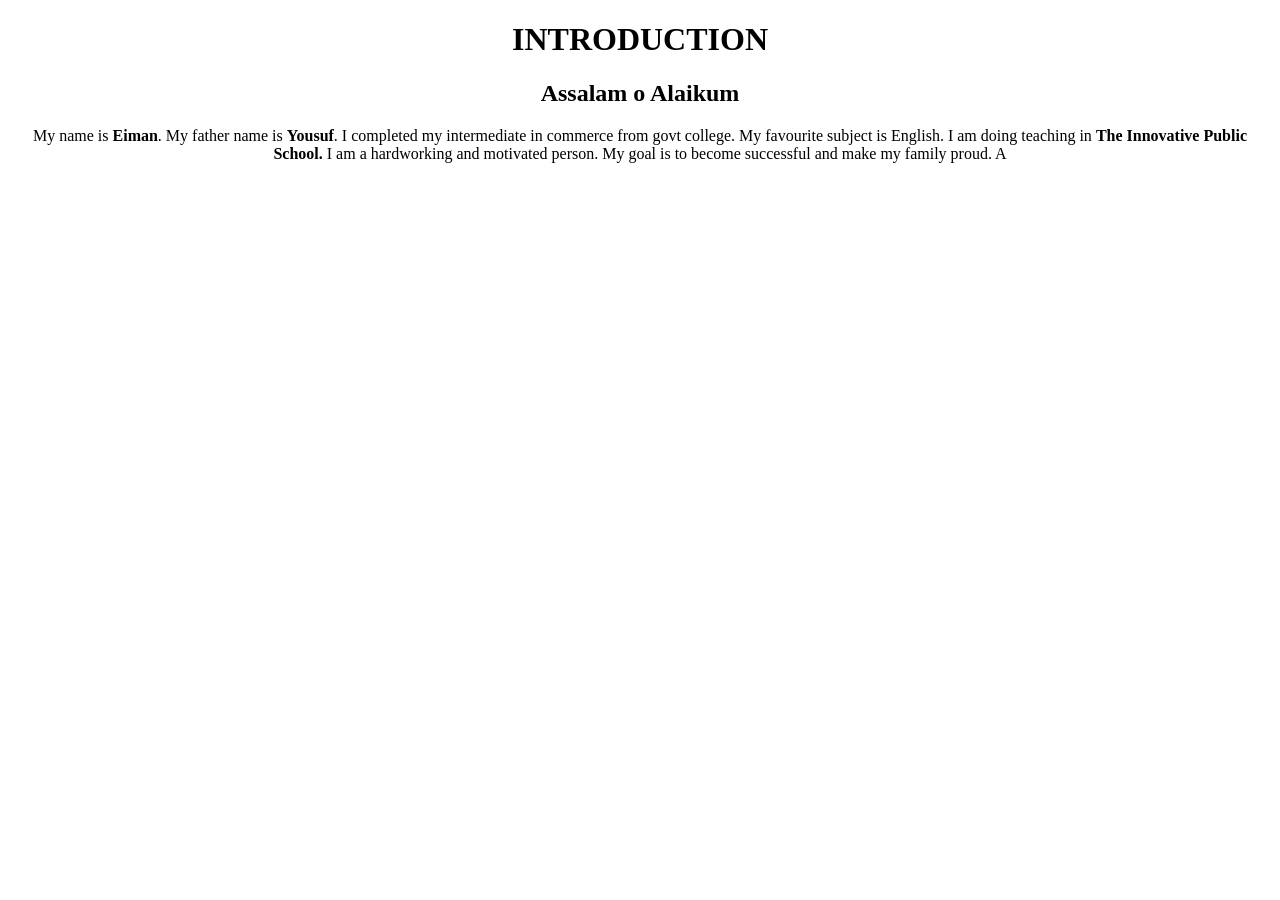
<file: index.html>
<!DOCTYPE html>
<html lang="en">
<head>
    <meta charset="UTF-8">
    <meta name="viewport" content="width=CE, initial-scale=1.0">
    <title>Document</title>
</head>
<body>
   <CENter><H1>INTRODUCTION</H1>
    <h2>Assalam o Alaikum</h2>
<P>My name is <b>Eiman</b>. My father name is <b>Yousuf</b>. I completed my intermediate in commerce from govt college. My favourite subject is English. I am doing teaching in <strong>The Innovative Public School.</strong> I am a hardworking and motivated person. My goal is to become successful and make my family proud. 

A</P>






</CENter> 
</body>
</html>
</file>
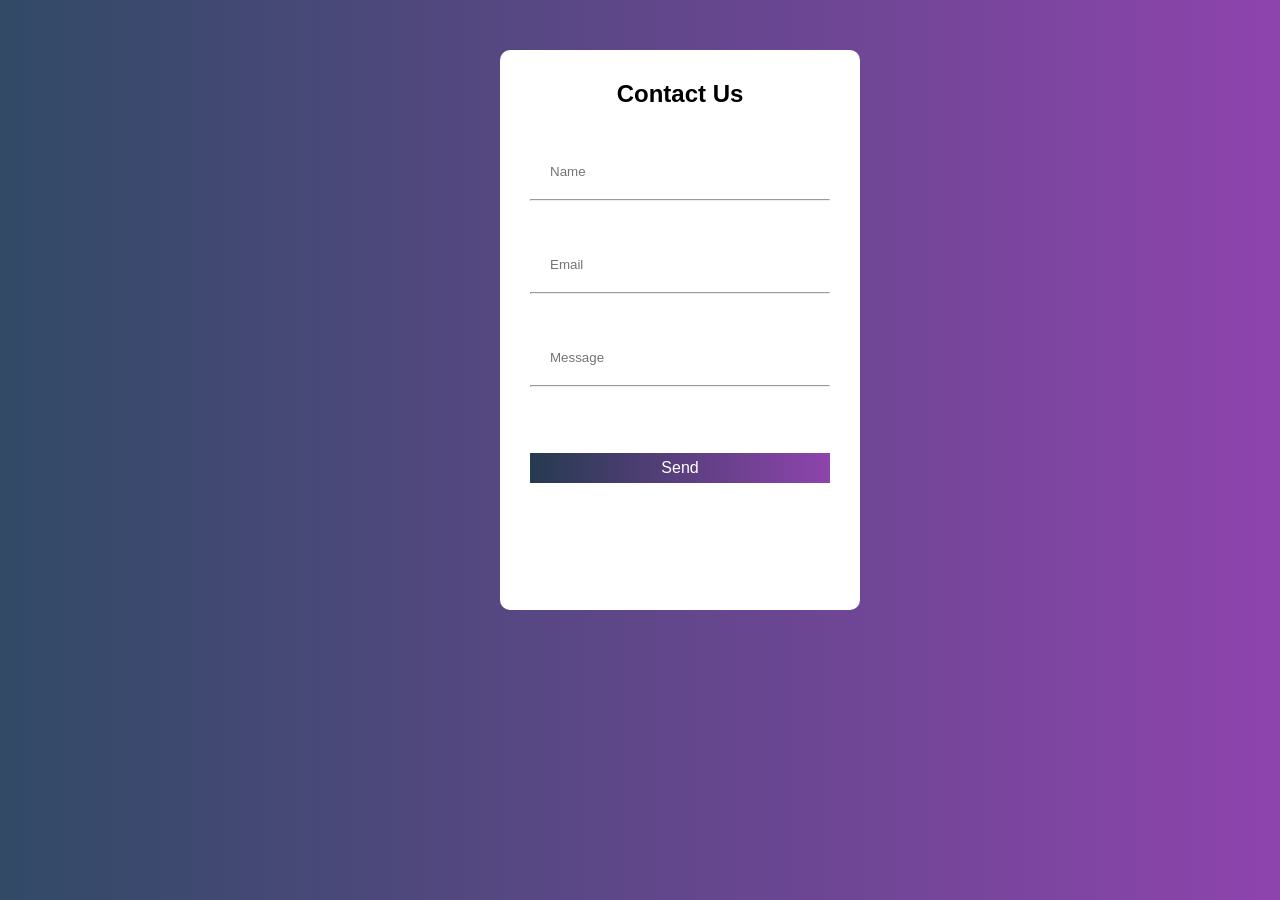
<file: Contact.html>
<!DOCTYPE html>
<html lang="en">
<head>
    <meta charset="UTF-8">
    <meta name="viewport" content="width=
, initial-scale=1.0">
    <title>Document</title>
    <style>
        *{
            margin: 0%;
            padding: 0%;
            
        }
body{
    font-family: Arial, Helvetica, sans-serif;
    margin-left: 500px;
    margin-top: 50px;
    background:linear-gradient(90deg,#314a66,#8E44AD);
    align-items: center;
    justify-content: center;
}
body h2 {
    font-size: x-large;
}
.box{
    width: 300px;
    height: 500px;
    background-color: white;
    border-radius: 10px;
    padding: 30px;

}
.box input{
    width: 260px;
    margin: 10px;
    padding: 10px;
    border: none;
     border-bottom: black;
  outline: none;
background: transparent;

}
.box button{
     background:linear-gradient(90deg,#263a50,#8E44AD);
    color: white;
    font-size: medium;
    font-family: Arial, Helvetica, sans-serif;
 border: none;
    width: 300px; 
    height: 30px;
    margin-top: 30px;

}



    </style>
</head>
<body>
     <div class="box">
        <center>
            <h2>
                Contact Us
            </h2>
        </center>
        <br><br>
          <input type="text"placeholder="Name">
   <hr>
   <br><br>
           <input type="text"placeholder="Email">
           <hr>
           <br><br>
           <input type="text"placeholder="Message">
<hr>  
           <br><br>
       
          <button>Send</button>

     </div> 

</body>
</html>
</file>
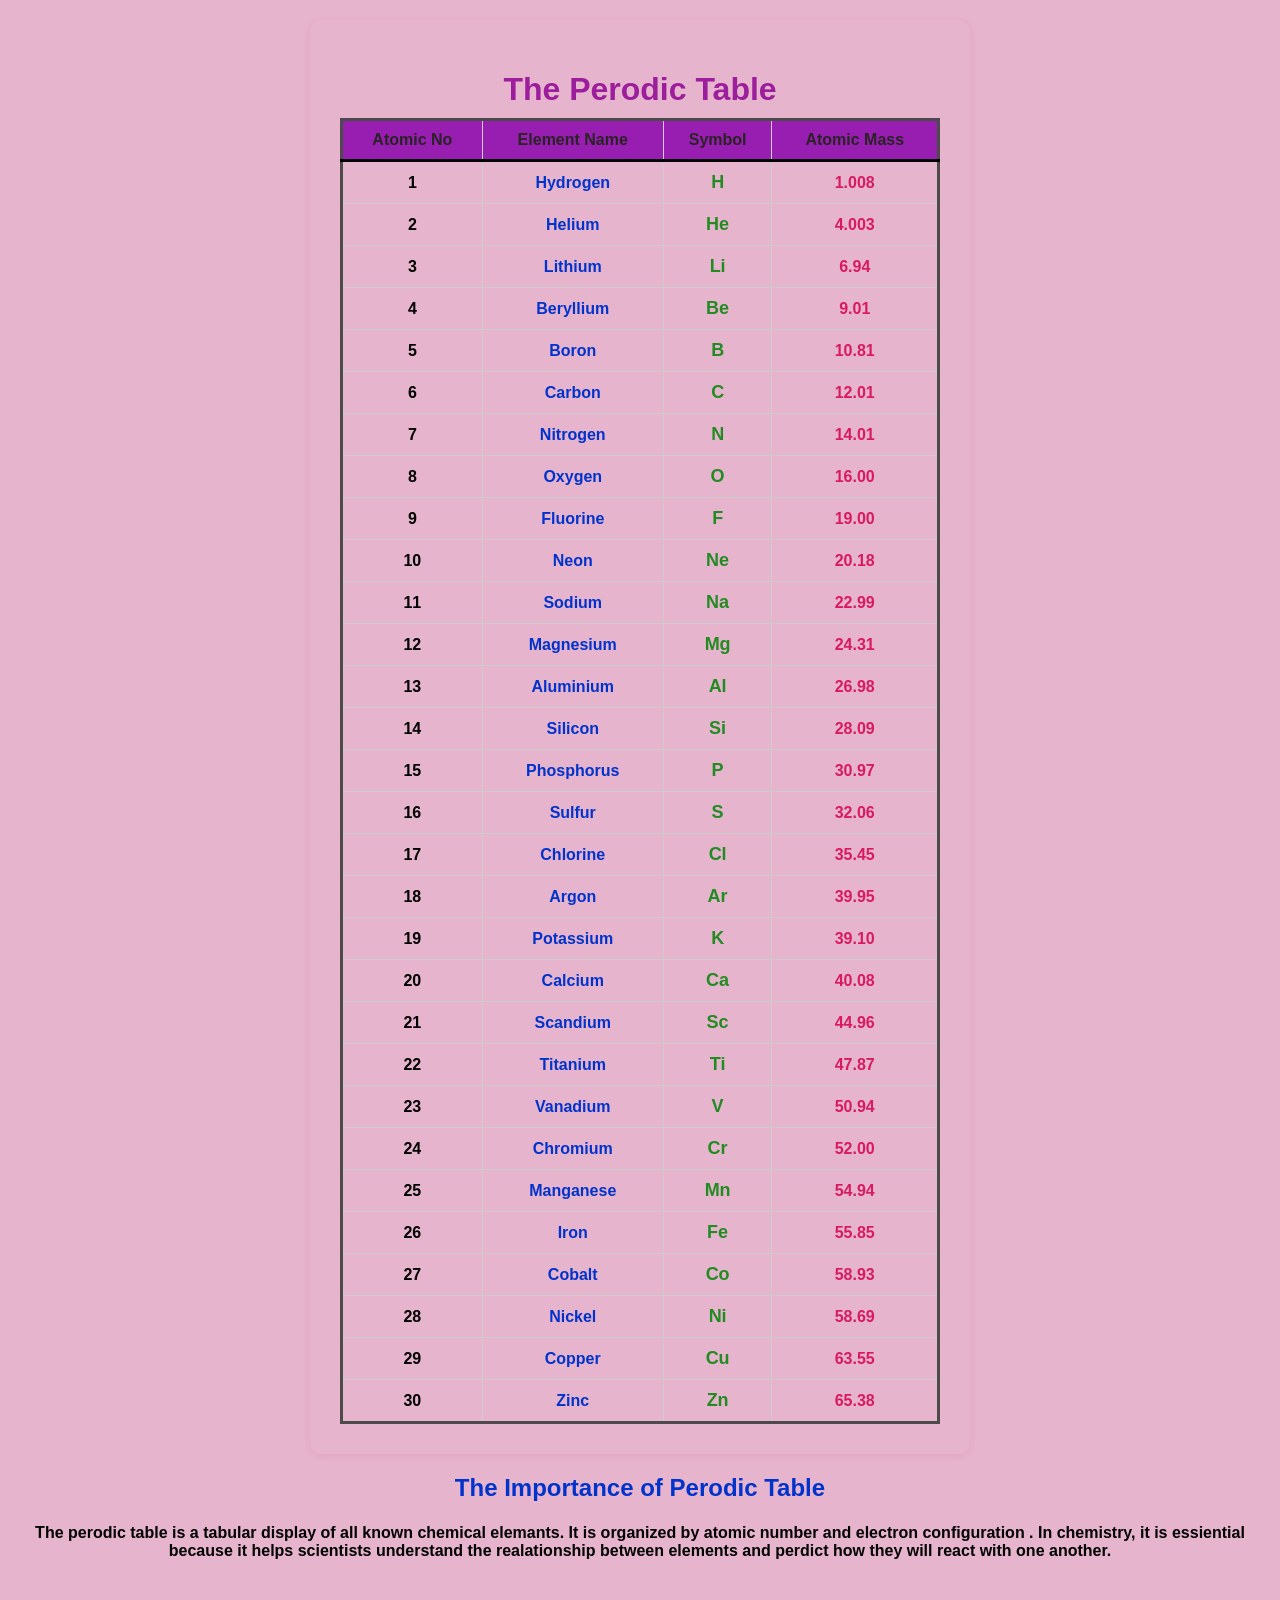
<file: Elemant.html>
<!DOCTYPE html>
<html lang="en">
<head>
    <meta charset="UTF-8">
    <meta name="viewport" content="width=device-width, initial-scale=1.0">
    <title> Elements</title>
    <style>
        body {
            font-family: Helvetica, Arial, sans-serif;
            background: #e7b4ce;
            padding: 20px;
            margin: 0;
        }
       .container {
            max-width: 600px;
            margin: 0 ;
            padding: 30px;
            border-radius: 12px;
            box-shadow: 0 2px 8px rgba(173, 41, 41, 0.1);
        }
        h1 {
            text-align: center;
            color: #9c1e9c;
            margin-bottom: 10px;
        }
       .subtitle {
            text-align: center;
            color: #534c4a;
            margin-bottom: 30px;
        }
        
        table {
            border-collapse: collapse;
            width: 100%;
            border: 3px solid rgb(77, 74, 74);
            min-width: 500px;
        }
        th, td {
            border: 1px solid #ccc;
            padding: 10px;
            text-align: center;
            font-size: 16px;
        }
        th {
            border-bottom: 3px solid black;
            font-weight: bold;
            background: #981db1;
            color: rgb(41, 36, 36);
        }

        /* Colors */
       .atomic-no { color: black; font-weight: bold; }
       .name { color: #0033cc; font-weight: bold; }
       .symbol { color: #228b22; font-weight: bold; font-size: 18px; }
       .mass { color: #d81b60; font-weight: bold; }
h2{
    color: #0033cc;
}
    </style>
</head>
<body>
<center>
    <div class="container">
    <h1>The Perodic Table</h1>
    <div class="table-scroll">
        <table id="elementsTable">
            <thead>
                <tr>
                    <th>Atomic No</th>
                    <th>Element Name</th>
                    <th>Symbol</th>
                    <th>Atomic Mass</th>
                </tr>
            </thead>
            <tbody>
                <tr><td class="atomic-no">1</td><td class="name">Hydrogen</td><td class="symbol">H</td><td class="mass">1.008</td></tr>
                <tr><td class="atomic-no">2</td><td class="name">Helium</td><td class="symbol">He</td><td class="mass">4.003</td></tr>
                <tr><td class="atomic-no">3</td><td class="name">Lithium</td><td class="symbol">Li</td><td class="mass">6.94</td></tr>
                <tr><td class="atomic-no">4</td><td class="name">Beryllium</td><td class="symbol">Be</td><td class="mass">9.01</td></tr>
                <tr><td class="atomic-no">5</td><td class="name">Boron</td><td class="symbol">B</td><td class="mass">10.81</td></tr>
                <tr><td class="atomic-no">6</td><td class="name">Carbon</td><td class="symbol">C</td><td class="mass">12.01</td></tr>
                <tr><td class="atomic-no">7</td><td class="name">Nitrogen</td><td class="symbol">N</td><td class="mass">14.01</td></tr>
                <tr><td class="atomic-no">8</td><td class="name">Oxygen</td><td class="symbol">O</td><td class="mass">16.00</td></tr>
                <tr><td class="atomic-no">9</td><td class="name">Fluorine</td><td class="symbol">F</td><td class="mass">19.00</td></tr>
                <tr><td class="atomic-no">10</td><td class="name">Neon</td><td class="symbol">Ne</td><td class="mass">20.18</td></tr>
                <tr><td class="atomic-no">11</td><td class="name">Sodium</td><td class="symbol">Na</td><td class="mass">22.99</td></tr>
                <tr><td class="atomic-no">12</td><td class="name">Magnesium</td><td class="symbol">Mg</td><td class="mass">24.31</td></tr>
                <tr><td class="atomic-no">13</td><td class="name">Aluminium</td><td class="symbol">Al</td><td class="mass">26.98</td></tr>
                <tr><td class="atomic-no">14</td><td class="name">Silicon</td><td class="symbol">Si</td><td class="mass">28.09</td></tr>
                <tr><td class="atomic-no">15</td><td class="name">Phosphorus</td><td class="symbol">P</td><td class="mass">30.97</td></tr>
                <tr><td class="atomic-no">16</td><td class="name">Sulfur</td><td class="symbol">S</td><td class="mass">32.06</td></tr>
                <tr><td class="atomic-no">17</td><td class="name">Chlorine</td><td class="symbol">Cl</td><td class="mass">35.45</td></tr>
                <tr><td class="atomic-no">18</td><td class="name">Argon</td><td class="symbol">Ar</td><td class="mass">39.95</td></tr>
                <tr><td class="atomic-no">19</td><td class="name">Potassium</td><td class="symbol">K</td><td class="mass">39.10</td></tr>
                <tr><td class="atomic-no">20</td><td class="name">Calcium</td><td class="symbol">Ca</td><td class="mass">40.08</td></tr>
                <tr><td class="atomic-no">21</td><td class="name">Scandium</td><td class="symbol">Sc</td><td class="mass">44.96</td></tr>
                <tr><td class="atomic-no">22</td><td class="name">Titanium</td><td class="symbol">Ti</td><td class="mass">47.87</td></tr>
                <tr><td class="atomic-no">23</td><td class="name">Vanadium</td><td class="symbol">V</td><td class="mass">50.94</td></tr>
                <tr><td class="atomic-no">24</td><td class="name">Chromium</td><td class="symbol">Cr</td><td class="mass">52.00</td></tr>
                <tr><td class="atomic-no">25</td><td class="name">Manganese</td><td class="symbol">Mn</td><td class="mass">54.94</td></tr>
                <tr><td class="atomic-no">26</td><td class="name">Iron</td><td class="symbol">Fe</td><td class="mass">55.85</td></tr>
                <tr><td class="atomic-no">27</td><td class="name">Cobalt</td><td class="symbol">Co</td><td class="mass">58.93</td></tr>
                <tr><td class="atomic-no">28</td><td class="name">Nickel</td><td class="symbol">Ni</td><td class="mass">58.69</td></tr>
                <tr><td class="atomic-no">29</td><td class="name">Copper</td><td class="symbol">Cu</td><td class="mass">63.55</td></tr>
                <tr><td class="atomic-no">30</td><td class="name">Zinc</td><td class="symbol">Zn</td><td class="mass">65.38</td></tr>
            </tbody>
        </table>
    </div>
</div>
   <h2> The Importance of Perodic Table</h2>
      <h4>
        <p>
        The perodic table is a tabular display of all known chemical elemants.
        It is organized by atomic number and electron configuration . 
        In chemistry, it is essiential because it helps scientists understand the realationship between elements and perdict how they will react with one another.
      </p>
      </h4>
</center>
  
      
</body>
</html>
</file>
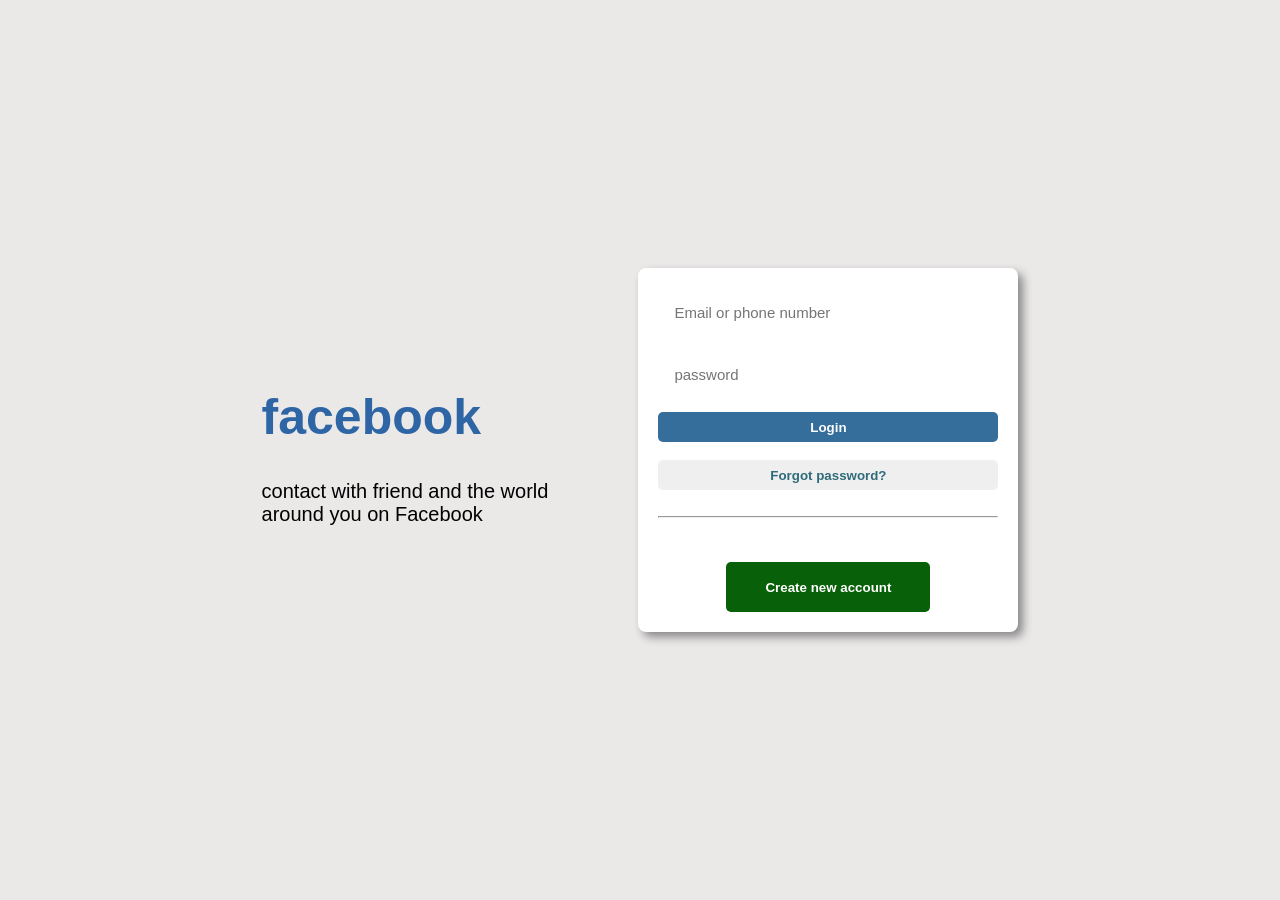
<file: log_in.html>
<!DOCTYPE html>
<html lang="en">
<head>
    <meta charset="UTF-8">
    <meta name="viewport" content="width=, initial-scale=1.0">
    <title>Log In</title>
<style>
body{
background-color: rgb(235, 232, 232) ;
font-family: Arial, Helvetica, sans-serif;
margin: 0;
}
.main{
display: flex;
justify-content: center;
padding: 15PX;
align-items: center;
height: 100vh;
gap: 90px;
}

h1{
    font-size: 50px;
    font-family: Arial, Helvetica, sans-serif;
    color: rgb(46, 102, 165);
}
pre{
    font-size: 20px;
    font-family: Arial, Helvetica, sans-serif;
}
*{
    box-sizing: border-box;
}

.box{
    height: auto;
    width: 380px;
    background-color: white;
    border-radius: 8px;
    box-shadow: 5px 5px 10px rgb(136, 135, 135);
    padding: 20px;
    outline-color: gray;
}
.box input{
    width: 100%;
    margin-bottom:13px ;
    padding: 16px;
    border-radius: 5px;
    border: 1px rgb(50, 123, 136);
    outline: none;
    font-size: 15px;
}
.border input:focus{
    border-color: rgb(22, 22, 22);
}
.box-button{
    cursor: pointer;
}
.one{
    height: 30px;
    width: 100%;
    border-radius: 5px;
    background-color: rgb(53, 109, 155);
    color: white;
   border: none;
   cursor: pointer;

}
.two{

    color:rgb(47, 107, 122);
    width: 100%;
    height: 30px;
    border-radius: 5px;
    border: 2px rgb(3, 35, 46);
    cursor: pointer;
}

.three{
    height: 50px;
    width: 60%;
    border-radius: 5px;
    background-color: rgb(8, 97, 8);
    color: white;
    border: none;
    cursor: pointer;
}
</style>
</head>

    <div class="main">

        <div class="left">

            <h1>
                facebook
            </h1>
           <pre>contact with friend and the world
around you on Facebook</pre>
           </div>
           <div class="box">
            <input type="text"placeholder="Email or phone number">
            <input type="password"placeholder="password">


            <button class="one"><b>Login</b></button>
            <br><br>
            <button class="two"><b>Forgot password?</b></button>
            <br><br>
              <hr>

            <br><br>

                 <center><button class="three"><b>Create new account</b></button></center>

           </div>
        
    </div>

</html>
</file>
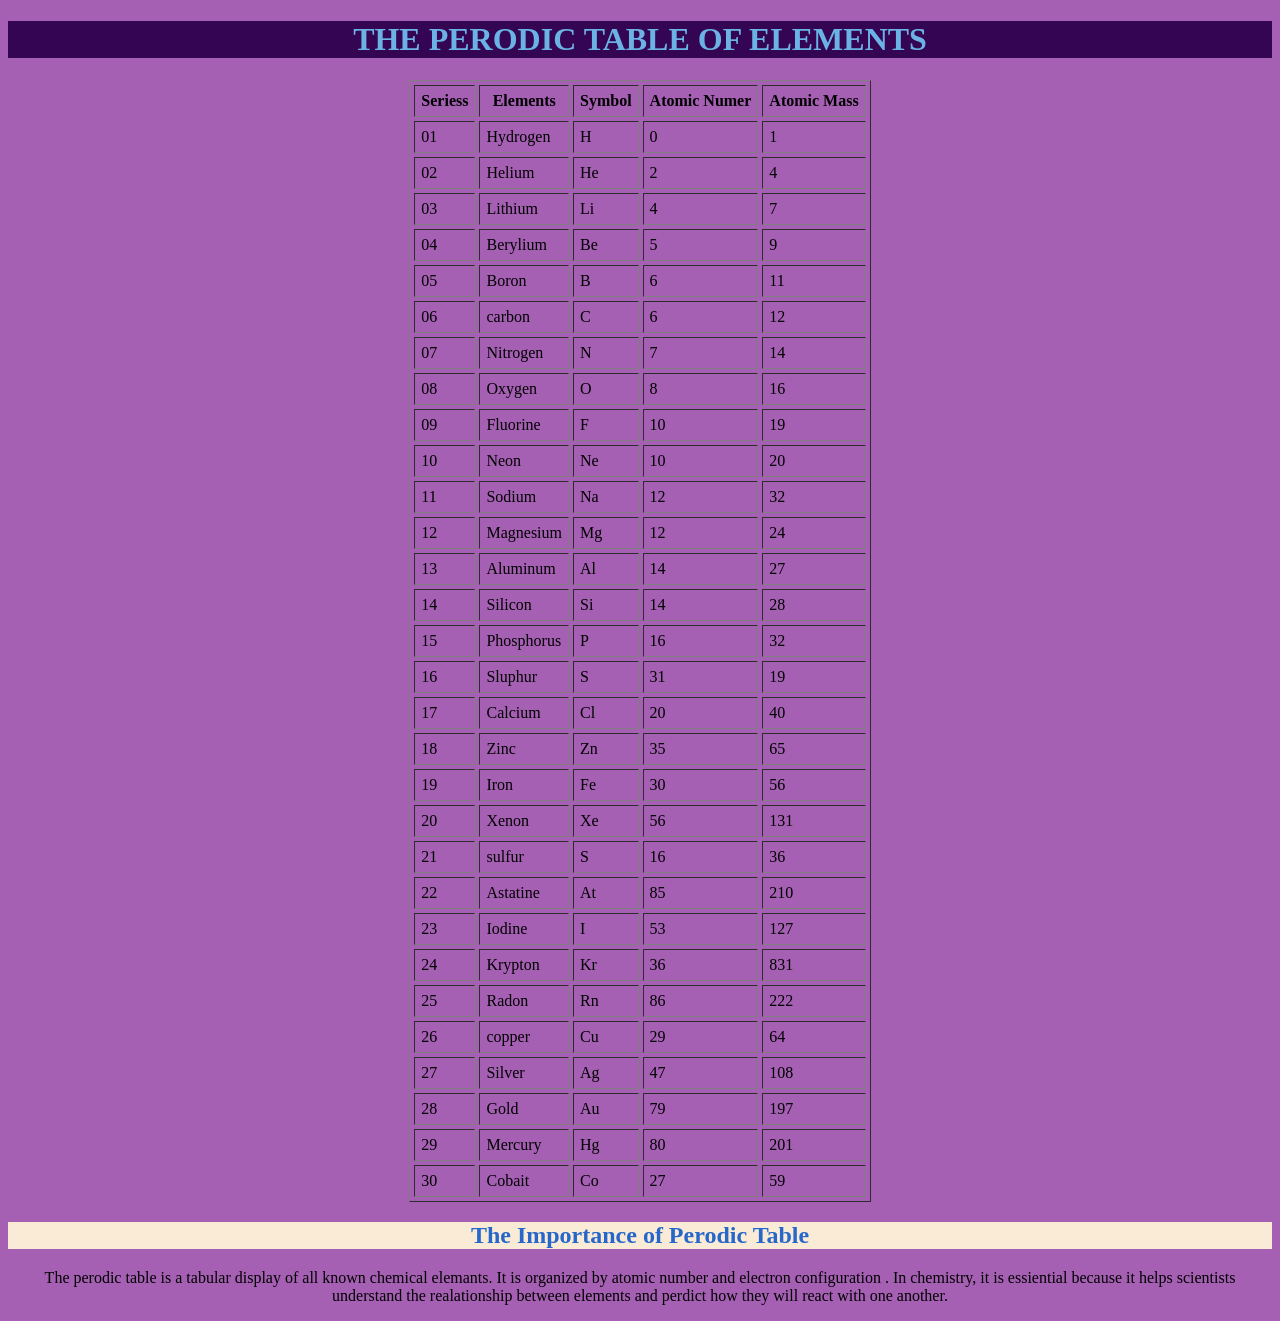
<file: table.html>
<!DOCTYPE html>
<html lang="en">

<head>
    <meta charset="UTF-8">
    <meta name="viewport" content="width=device-width, initial-scale=1.0">
    <title>Document</title>
    <link rel="stylesheet" href="sytle.css">
</head>

<body>
    <center>
        <h1>THE PERODIC TABLE OF ELEMENTS</h1>
    </center>
    <center>
        <table border="1" cellpadding="6" cellspacing="4">
        
            <tr class ="row 1">
                <th>Seriess</th>
                <th>Elements</th>
                <th>Symbol</th>
                <th>Atomic Numer</th>
                <th>Atomic Mass</th>
            </tr>
            <tr>
                <td> 01</td>
                <td>Hydrogen</td>
                <td>H</td>
                <td>0</td>
                <td>1</td>
            </tr>
            <tr>
                <td> 02</td>
                <td>Helium</td>
                <td>He</td>
                <td>2</td>
                <td>4</td>
            </tr>
            <tr>
                <td> 03</td>
                <td>Lithium</td>
                <td>Li</td>
                <td>4</td>
                <td>7</td>
            </tr>
            <tr>
                <td> 04</td>
                <td>Berylium</td>
                <td>Be</td>
                <td>5</td>
                <td>9</td>
            </tr>
            <tr>
                <td> 05</td>
                <td>Boron</td>
                <td>B</td>
                <td>6</td>
                <td>11</td>
            </tr>
            <tr>
                <td> 06</td>
                <td>carbon</td>
                <td>C</td>
                <td>6</td>
                <td>12</td>
            </tr>
            <tr>
                <td> 07</td>
                <td>Nitrogen</td>
                <td>N</td>
                <td>7</td>
                <td>14</td>
            </tr>
            <tr>
                <td> 08</td>
                <td>Oxygen</td>
                <td>O</td>
                <td>8</td>
                <td>16</td>
            </tr>
            <tr>
                <td> 09</td>
                <td>Fluorine</td>
                <td>F</td>
                <td>10</td>
                <td>19</td>
            </tr>
            <tr>
                <td> 10</td>
                <td>Neon</td>
                <td>Ne</td>
                <td>10</td>
                <td>20</td>
            </tr>
            <tr>
                <td> 11</td>
                <td>Sodium</td>
                <td>Na</td>
                <td>12</td>
                <td>32</td>
            </tr>
            <tr>
                <td> 12</td>
                <td>Magnesium</td>
                <td>Mg</td>
                <td>12</td>
                <td>24</td>
            </tr>
            <tr>
                <td> 13</td>
                <td>Aluminum</td>
                <td>Al</td>
                <td>14</td>
                <td>27</td>
            </tr>
            <tr>
                <td> 14</td>
                <td>Silicon</td>
                <td>Si</td>
                <td>14</td>
                <td>28</td>
            </tr>
            <tr>
                <td> 15</td>
                <td>Phosphorus</td>
                <td>P</td>
                <td>16</td>
                <td>32</td>
            </tr>
            <tr>
                <td> 16</td>
                <td>Sluphur</td>
                <td>S</td>
                <td>31</td>
                <td>19</td>
            </tr>
            <tr>
                <td> 17</td>
                <td>Calcium</td>
                <td>Cl</td>
                <td>20</td>
                <td>40</td>
            </tr>
            <tr>
                <td> 18</td>
                <td>Zinc</td>
                <td>Zn</td>
                <td>35</td>
                <td>65</td>
            </tr>
            <tr>
                <td> 19</td>
                <td>Iron</td>
                <td>Fe</td>
                <td>30</td>
                <td>56</td>
            </tr>
            <tr>
                <td> 20</td>
                <td>Xenon</td>
                <td>Xe</td>
                <td>56</td>
                <td>131</td>
            </tr>
            <tr>
                <td> 21</td>
                <td>sulfur</td>
                <td>S</td>
                <td>16</td>
                <td>36</td>
            </tr>
            <tr>
                <td> 22</td>
                <td>Astatine</td>
                <td>At</td>
                <td>85</td>
                <td>210</td>
            </tr>
            <tr>
                <td> 23</td>
                <td>Iodine</td>
                <td>I</td>
                <td>53</td>
                <td>127</td>
            </tr>
            <tr>
                <td> 24</td>
                <td>Krypton</td>
                <td>Kr</td>
                <td>36</td>
                <td>831</td>
            </tr>
            <tr>
                <td> 25</td>
                <td>Radon</td>
                <td>Rn</td>
                <td>86</td>
                <td>222</td>
            </tr>
            <tr>
                <td> 26</td>
                <td>copper</td>
                <td>Cu</td>
                <td>29</td>
                <td>64</td>
            </tr>
            <tr>
                <td> 27</td>
                <td>Silver</td>
                <td>Ag</td>
                <td>47</td>
                <td>108</td>
            </tr>
            <tr>
                <td> 28</td>
                <td>Gold</td>
                <td>Au</td>
                <td>79</td>
                <td>197</td>
            </tr>
            <tr>
                <td> 29</td>
                <td>Mercury</td>
                <td>Hg</td>
                <td>80</td>
                <td>201</td>
            </tr>
            <tr>
                <td> 30</td>
                <td>Cobait</td>
                <td>Co</td>
                <td>27</td>
                <td>59</td>
            </tr>

        </table>
         
         <h2> The Importance of Perodic Table</h2>
      <p>
        The perodic table is a tabular display of all known chemical elemants.
        It is organized by atomic number and electron configuration . 
        In chemistry, it is essiential because it helps scientists understand the realationship between elements and perdict how they will react with one another.
      </p>

    </center>
</body>

</html>
</file>
<file: sytle.css>
body{
    background-color: rgb(165, 95, 179);

}
h1{
    background-color: rgb(52, 5, 83);
    color: rgb(107, 179, 228);
    column-rule: rgb(151, 129, 127);
}
h2{
    background-color: antiquewhite;
    color: rgb(38, 103, 201);}
</file>
